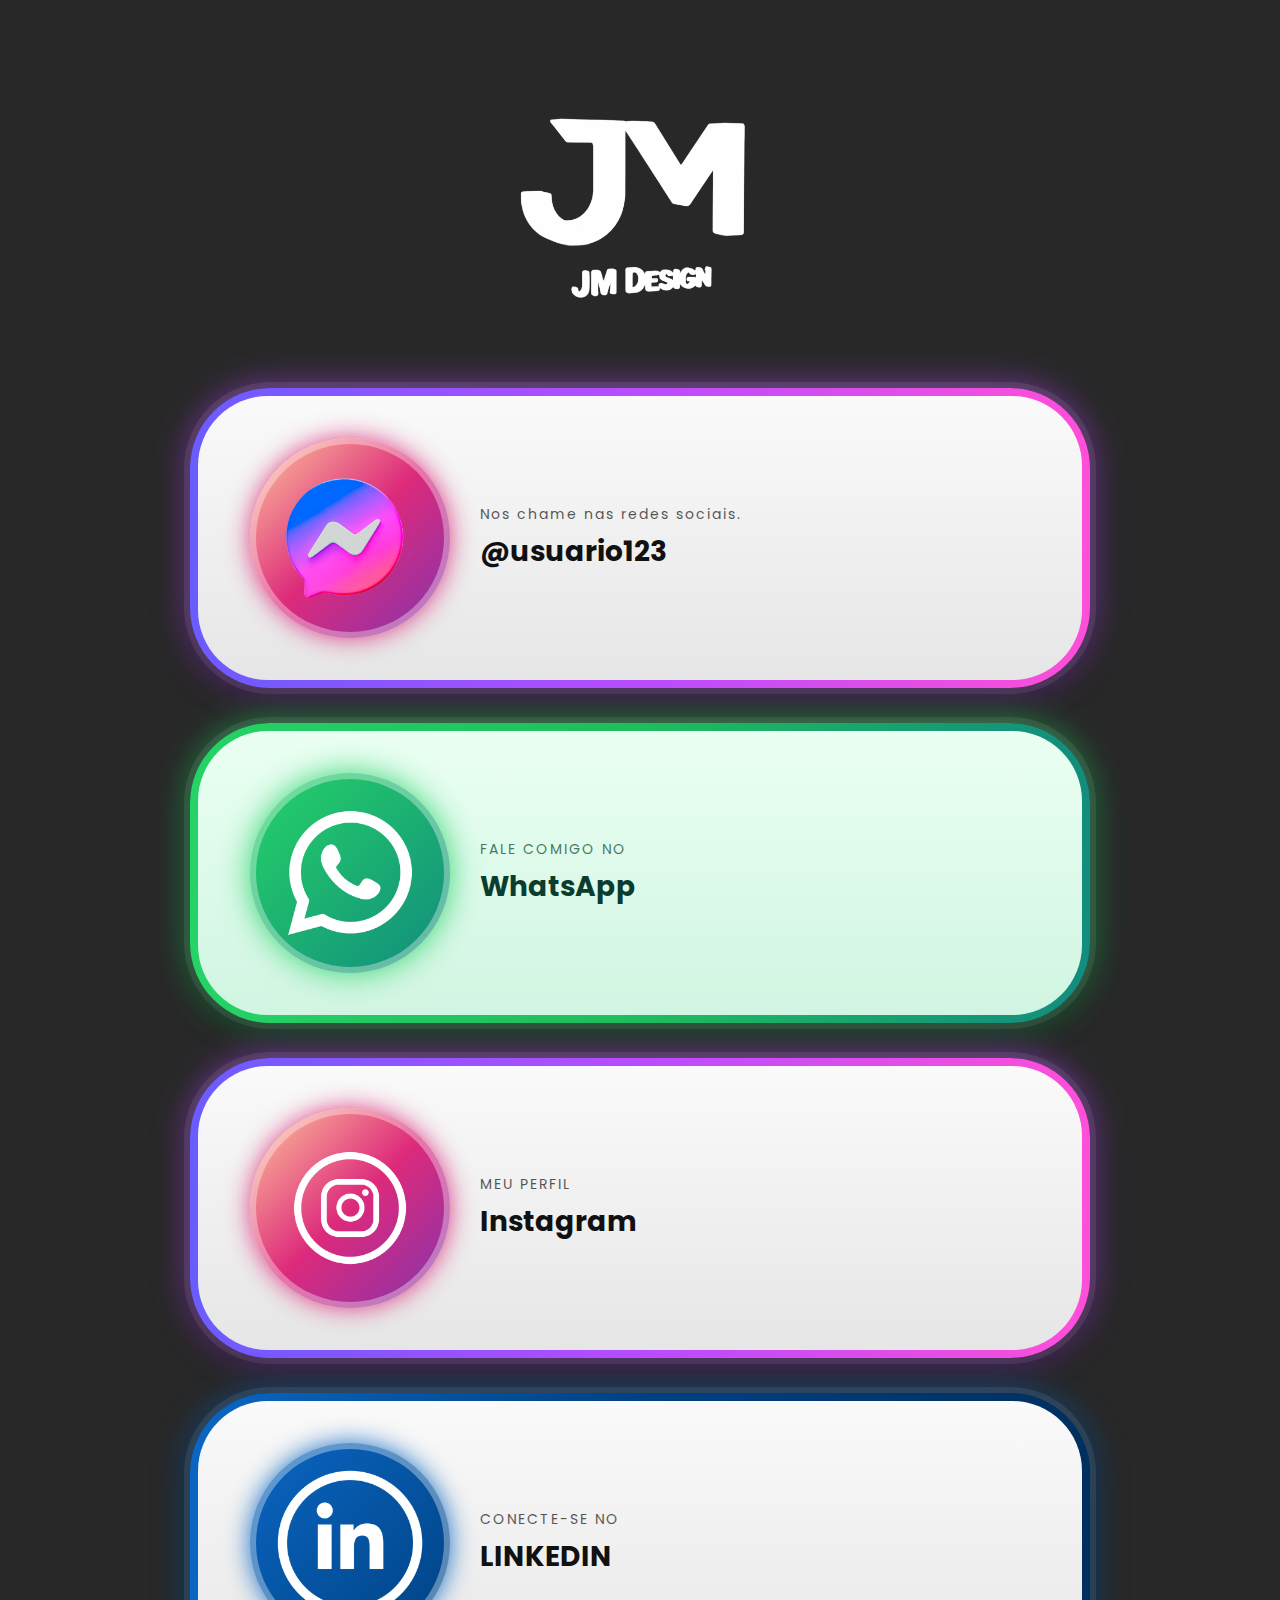
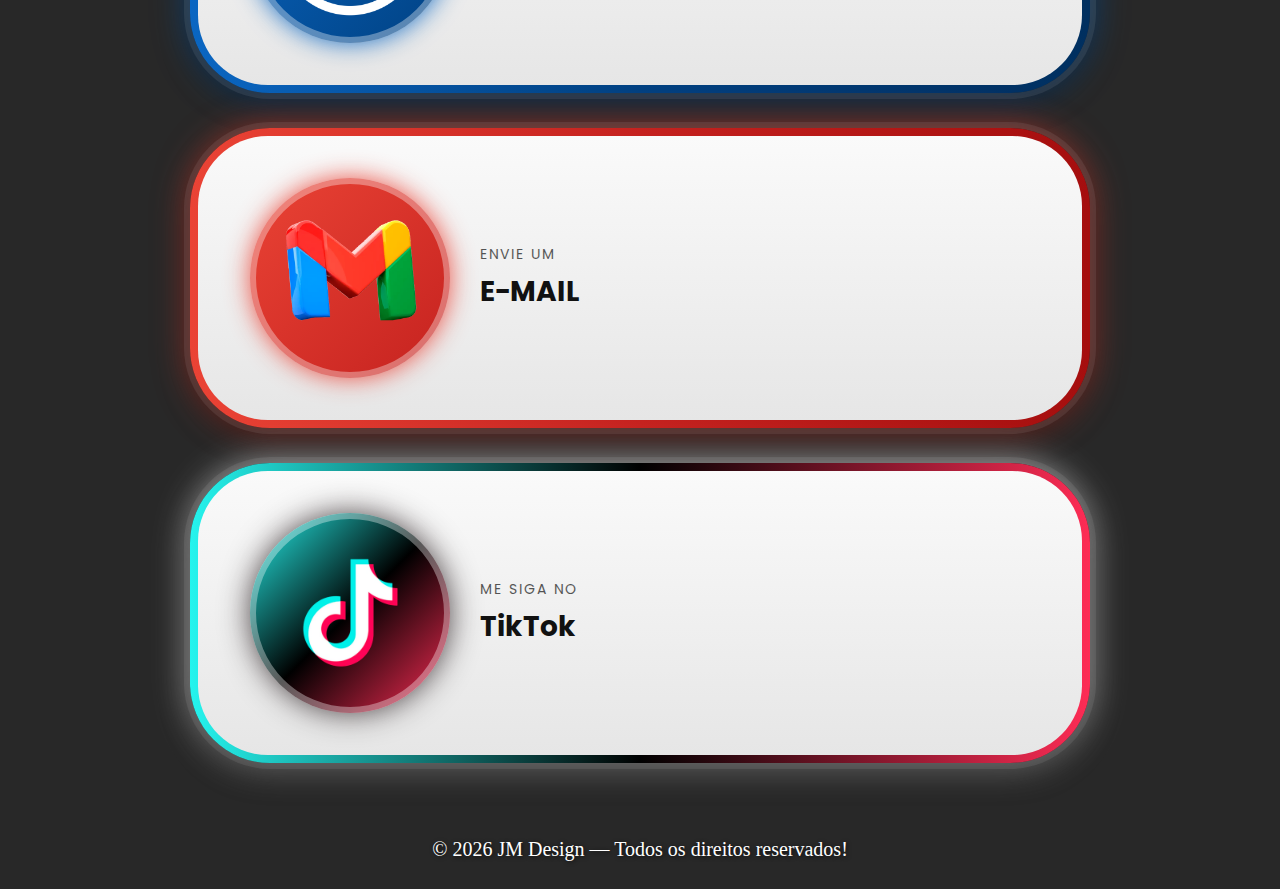
<file: index.html>
<!DOCTYPE html>
<html lang="pt-BR">
<head>
<meta charset="UTF-8">
<meta name="viewport" content="width=device-width, initial-scale=1.0">
<title>Modelo Site Interativo!</title>

<link rel="stylesheet" href="https://cdnjs.cloudflare.com/ajax/libs/font-awesome/6.4.0/css/all.min.css">
<link href="https://fonts.googleapis.com/css2?family=Inter:wght@400;700&family=Poppins:wght@400;700&display=swap" rel="stylesheet">

<!-- CSS externo -->
<link rel="stylesheet" href="style.css">

</head>
<body>



<!-- Conteúdo da página -->
<div class="content">

    <!-- Topo -->
        <div class="topo">
            <img src="img/Logo_JM.png" alt="Logo JM Design" class="logo">
        </div>


    <!-- Links -->
    <div class="links">

        <div class="links">
            <button class=" link-portfolio neon-button">
                <span class="icon-wrapper">
                    <img src="img/icone.png" alt="Ícone" />
                </span>

                <span class="button-text">
                    <small>Nos chame nas redes sociais.</small>
                    <strong>@usuario123</strong>
                </span>
            </button>

            <button class="neon-button whatsapp">
                <div class="icon-wrapper">
                    <img src="img/whatsapp-icon.png" alt="WhatsApp">
                </div>

                <div class="button-text">
                    <small>FALE COMIGO NO</small>
                    <strong>WhatsApp</strong>
                </div>
            </button>

            <button class="neon-button" type="button">
                <!-- ÍCONE -->
                <div class="icon-wrapper">
                    <!-- Troque o src pela imagem do seu ícone -->
                    <img src="img/icone-instagram.png" alt="Instagram">
                </div>

                <!-- TEXTO -->
                <div class="button-text">
                    <small>MEU PERFIL</small>
                    <strong>Instagram</strong>
                </div>

            </button>

            <!-- LINKEDIN -->
            <button class="neon-button linkedin">
                <div class="icon-wrapper">
                    <img src="img/linkedin.png" alt="LinkedIn">
                </div>
                <div class="button-text">
                    <small>CONECTE-SE NO</small>
                    <strong>LINKEDIN</strong>
                </div>
            </button>

            <!-- EMAIL -->
            <button class="neon-button email">
                <div class="icon-wrapper">
                    <img src="img/email.png" alt="Email">
                </div>
                <div class="button-text">
                    <small>ENVIE UM</small>
                    <strong>E-MAIL</strong>
                </div>
            </button>

            <!-- TIKTOK -->
            <button class="neon-button tiktok">
                <div class="icon-wrapper">
                    <img src="img/ttk.png" alt="TikTok">
                </div>

                <div class="button-text">
                    <small>ME SIGA NO</small>
                    <strong>TikTok</strong>
                </div>
            </button>


    </div>

    <footer class="rodape">
        © 2026 JM Design — Todos os direitos reservados!
    </footer>

</div>

</body>
</html>
</file>
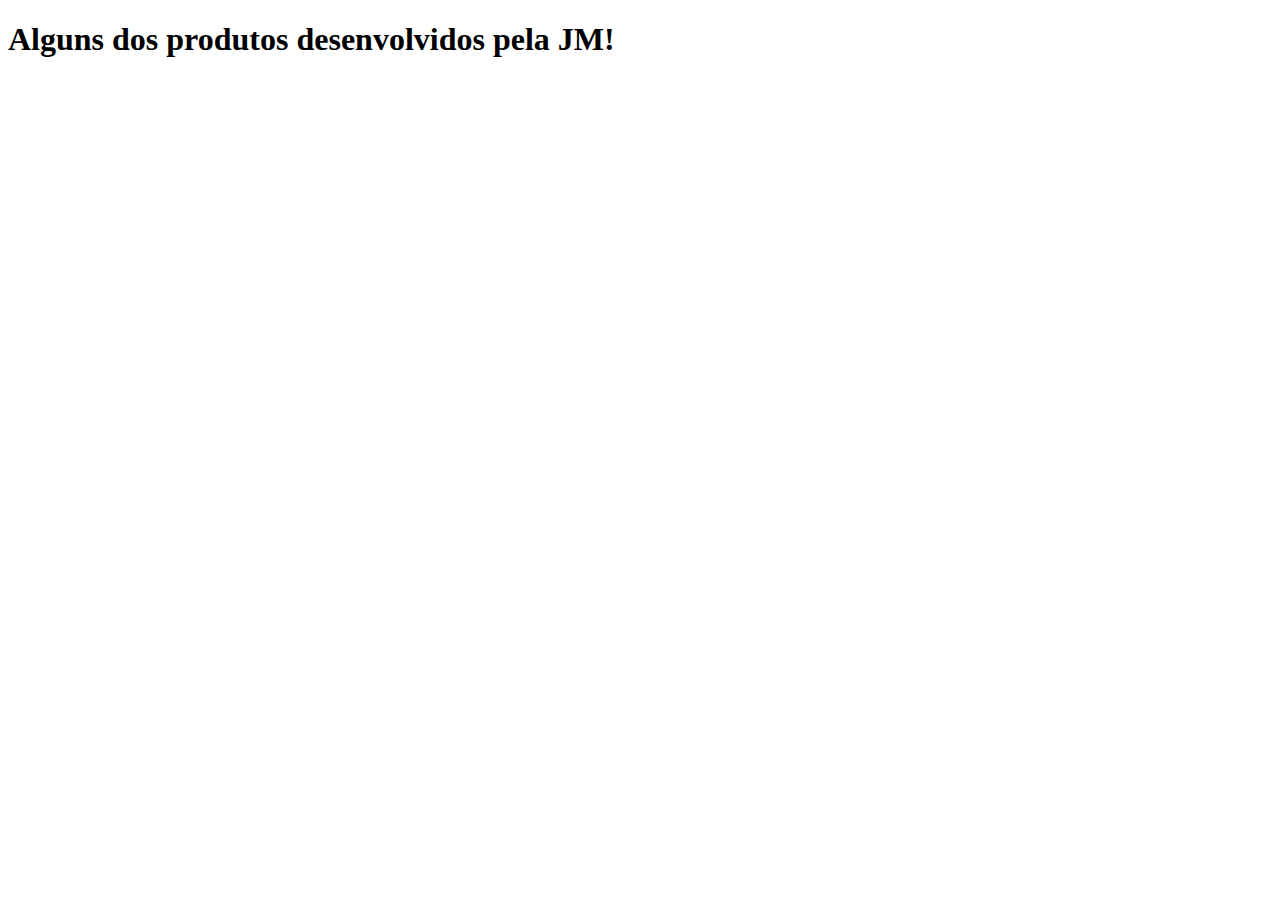
<file: Site JM/portfolio.html>
<!DOCTYPE html>
<html lang="en">
<head>
    <meta charset="UTF-8">
    <meta name="viewport" content="width=device-width, initial-scale=1.0">
    <title>Document</title>
</head>
<body>
    <h1>Alguns dos produtos desenvolvidos pela JM!</h1>
</body>
</html>
</file>
<file: style.css>
body {
    background: #282828;
    color: #111;
    overflow-x: hidden;
}

.topo {
    width: 100%;
    display: flex;
    justify-content: center; 
    align-items: center;     
    padding: 40px 0;
}

.logo {
    max-width: 280px;  
    width: 100%;
    height: auto;
    display: block;
}

.content {
    position: relative;
    z-index: 10;
    display: flex;
    flex-direction: column;
    align-items: center;
    min-height: 100vh;
    padding: 20px;
}

.links {
    width: 100%;
    max-width: 900px;
    display: flex;
    flex-direction: column;
    gap: 35px;
}

.link-item {
    position: relative;
    width: 100%;
    height: 300px; 
    border-radius: 18px;
    overflow: hidden;
    text-decoration: none;
    color: #fff;
    display: flex;
    justify-content: center;
    align-items: center;
    text-align: center;
    padding: 20px;
    font-size: 22px;
    font-weight: 700;
    background-size: cover;
    background-position: center;
    background-repeat: no-repeat;
    box-shadow: 0 4px 12px rgba(0,0,0,0.18);
    transition: transform .25s ease, box-shadow .25s ease;
}

.link-item:hover {
    transform: translateY(-6px);
    box-shadow: 0 12px 24px rgba(0,0,0,0.25);
}

.neon-button {
    position: relative;
    width: 100%;
    max-width: 900px;
    height: 300px;
    border-radius: 80px;
    border: none;
    cursor: pointer;

    display: flex;
    align-items: center;
    justify-content: flex-start;
    gap: 30px;
    padding-left: 60px;
    padding-right: 40px;

    background: linear-gradient(
        90deg,
        #6a5cff,
        #b94cff,
        #ff4fd8
    );

    box-shadow:
        0 0 0 6px rgba(255,255,255,0.08),
        0 10px 30px rgba(0,0,0,0.4),
        0 0 35px rgba(186, 76, 255, 0.7);

    transition: 
        transform 0.3s ease,
        box-shadow 0.3s ease;
}

.neon-button:hover {
    transform: translateY(-6px);
    box-shadow:
        0 0 0 6px rgba(255,255,255,0.12),
        0 18px 45px rgba(0,0,0,0.5),
        0 0 50px rgba(255, 79, 216, 0.9);
}

.neon-button:active {
    transform: translateY(-2px) scale(0.98);
}

.neon-button::before {
    content: "";
    position: absolute;
    inset: 8px;
    border-radius: 70px;
    background: linear-gradient(180deg, #f0f0f0, #dcdcdc);
    z-index: 0;
    transition: background 0.3s ease;
}

.neon-button:hover::before {
    background: linear-gradient(180deg, #ffffff, #eaeaea);
}

.icon-wrapper {
    position: relative;
    z-index: 2;
    width: 200px;
    height: 200px;
    min-width: 200px;
    border-radius: 50%;

    background: linear-gradient(135deg, #4f6bff, #ff4fd8);

    display: flex;
    align-items: center;
    justify-content: center;

    box-shadow:
        inset 0 0 0 6px rgba(255,255,255,0.35),
        0 0 25px rgba(255, 79, 216, 0.9);

    transition:
        transform 0.3s ease,
        box-shadow 0.3s ease;
}

.neon-button:hover .icon-wrapper {
    transform: scale(1.05) rotate(3deg);
    box-shadow:
        inset 0 0 0 6px rgba(255,255,255,0.45),
        0 0 35px rgba(255, 79, 216, 1);
}

.icon-wrapper img {
    width: 150px;
    height: 150px;
    object-fit: contain;
}

.button-text {
    position: relative;
    z-index: 2;
    display: flex;
    flex-direction: column;
    gap: 6px;
    text-align: left;
    color: #111;
    font-family: "Poppins", sans-serif;
    transition: transform 0.3s ease;
}

.neon-button:hover .button-text {
    transform: translateX(6px);
}

.button-text small {
    font-size: 14px;
    letter-spacing: 2px;
    opacity: 0.7;
}

.button-text strong {
    font-size: 28px;
    font-weight: 700;
}

.neon-button.whatsapp {
    background: linear-gradient(
        90deg,
        #25D366,
        #1ebe5d,
        #128C7E
    );

    box-shadow:
        0 0 0 6px rgba(255,255,255,0.08),
        0 10px 30px rgba(0,0,0,0.4),
        0 0 35px rgba(37, 211, 102, 0.7);

    transition: transform 0.3s ease, box-shadow 0.3s ease;
}

.neon-button.whatsapp:hover {
    transform: translateY(-6px);
    box-shadow:
        0 0 0 6px rgba(255,255,255,0.12),
        0 18px 45px rgba(0,0,0,0.5),
        0 0 55px rgba(37, 211, 102, 0.9);
}

.neon-button.whatsapp::before {
    background: linear-gradient(180deg, #eafff2, #d1f5e2);
}

.neon-button.whatsapp .icon-wrapper {
    background: linear-gradient(135deg, #25D366, #128C7E);

    box-shadow:
        inset 0 0 0 6px rgba(255,255,255,0.35),
        0 0 30px rgba(37, 211, 102, 0.9);
}

.neon-button.whatsapp .button-text {
    color: #0f5132;
}

.neon-button.whatsapp .button-text small {
    opacity: 0.75;
}

.neon-button.whatsapp .button-text strong {
    color: #0b3d2e;
}

.neon-button.instagram {
    position: relative;
    width: 100%;
    max-width: 900px;
    height: 300px;
    border-radius: 80px;
    border: none;
    cursor: pointer;

    display: flex;
    align-items: center;
    justify-content: flex-start; 
    gap: 30px;
    padding-left: 60px;
    padding-right: 40px;

    background: linear-gradient(
        90deg,
        #f58529,
        #dd2a7b,
        #8134af,
        #515bd4
    );

    box-shadow:
        0 0 0 6px rgba(255,255,255,0.08),
        0 10px 30px rgba(0,0,0,0.4),
        0 0 35px rgba(221, 42, 123, 0.7);

    transition: transform 0.3s ease, box-shadow 0.3s ease;
}

.neon-button:hover {
    transform: translateY(-6px);
    box-shadow:
        0 0 0 6px rgba(255,255,255,0.12),
        0 18px 45px rgba(0,0,0,0.5),
        0 0 50px rgba(221, 42, 123, 0.9);
}

.neon-button::before {
    content: "";
    position: absolute;
    inset: 8px;
    border-radius: 70px;
    background: linear-gradient(180deg, #fafafa, #e6e6e6);
    z-index: 0;
}

.icon-wrapper {
    position: relative;
    z-index: 2;
    width: 200px;
    height: 200px;
    min-width: 200px;
    border-radius: 50%;

    background: linear-gradient(
        135deg,
        #ffc99c,
        #dd2a7b,
        #8134af
    );

    display: flex;
    align-items: center;
    justify-content: center;

    box-shadow:
        inset 0 0 0 6px rgba(255,255,255,0.35),
        0 0 25px rgba(221, 42, 123, 0.9);
}

.icon-wrapper img {
    width: 150px;
    height: 150px;
    object-fit: contain;
}

.button-text {
    position: relative;
    z-index: 2;
    display: flex;
    flex-direction: column;
    gap: 6px;
    text-align: left;
    color: #111;
    font-family: "Poppins", sans-serif;
}

.button-text small {
    font-size: 14px;
    letter-spacing: 2px;
    opacity: 0.7;
}

.button-text strong {
    font-size: 28px;
    font-weight: 700;
}

.neon-button.email {
    background: linear-gradient(
        90deg,
        #ea4335,
        #c5221f,
        #a50e0e
    );

    box-shadow:
        0 0 0 6px rgba(255,255,255,0.08),
        0 10px 30px rgba(0,0,0,0.4),
        0 0 35px rgba(234, 67, 53, 0.7);
}

.neon-button.email:hover {
    box-shadow:
        0 0 0 6px rgba(255,255,255,0.12),
        0 18px 45px rgba(0,0,0,0.5),
        0 0 50px rgba(234, 67, 53, 0.9);
}

.neon-button.email .icon-wrapper {
    background: linear-gradient(
        135deg,
        #ea4335,
        #c5221f
    );

    box-shadow:
        inset 0 0 0 6px rgba(255,255,255,0.35),
        0 0 25px rgba(234, 67, 53, 0.9);
}

.neon-button.email:hover .icon-wrapper {
    box-shadow:
        inset 0 0 0 6px rgba(255,255,255,0.45),
        0 0 35px rgba(234, 67, 53, 1);
}

.neon-button.linkedin {
    background: linear-gradient(
        90deg,
        #0a66c2,
        #004182,
        #002f5f
    );

    box-shadow:
        0 0 0 6px rgba(255,255,255,0.08),
        0 10px 30px rgba(0,0,0,0.4),
        0 0 35px rgba(10, 102, 194, 0.7);
}

.neon-button.linkedin:hover {
    box-shadow:
        0 0 0 6px rgba(255,255,255,0.12),
        0 18px 45px rgba(0,0,0,0.5),
        0 0 50px rgba(10, 102, 194, 0.9);
}

.neon-button.linkedin .icon-wrapper {
    background: linear-gradient(
        135deg,
        #0a66c2,
        #004182
    );

    box-shadow:
        inset 0 0 0 6px rgba(255,255,255,0.35),
        0 0 25px rgba(10, 102, 194, 0.9);
}

.neon-button.linkedin:hover .icon-wrapper {
    box-shadow:
        inset 0 0 0 6px rgba(255,255,255,0.45),
        0 0 35px rgba(10, 102, 194, 1);
}

.neon-button.tiktok {
    position: relative;
    width: 100%;
    max-width: 900px;
    height: 300px;
    border-radius: 80px;
    border: none;
    cursor: pointer;

    display: flex;
    align-items: center;
    justify-content: flex-start;
    gap: 30px;
    padding-left: 60px;
    padding-right: 40px;

    background: linear-gradient(
        90deg,
        #25F4EE,  /* Azul TikTok */
        #000000,
        #FE2C55   /* Rosa TikTok */
    );

    box-shadow:
        0 0 0 6px rgba(255,255,255,0.08),
        0 10px 30px rgba(0,0,0,0.45),
        0 0 35px rgba(255, 255, 255, 0.7);

    transition: transform 0.3s ease, box-shadow 0.3s ease;
}

.neon-button.tiktok:hover {
    transform: translateY(-6px);
    box-shadow:
        0 0 0 6px rgba(255,255,255,0.12),
        0 18px 45px rgba(0,0,0,0.6),
        0 0 55px rgba(37, 244, 238, 0.9);
}

.neon-button.tiktok::before {
    content: "";
    position: absolute;
    inset: 8px;
    border-radius: 70px;
    background: linear-gradient(180deg, #fafafa, #e6e6e6);
    z-index: 0;
}

.neon-button.tiktok .icon-wrapper {
    position: relative;
    z-index: 2;
    width: 200px;
    height: 200px;
    min-width: 200px;
    border-radius: 50%;

    background: linear-gradient(
        135deg,
        #25F4EE,
        #000000,
        #FE2C55
    );

    display: flex;
    align-items: center;
    justify-content: center;

    box-shadow:
        inset 0 0 0 6px rgba(255,255,255,0.35),
        0 0 30px rgba(56, 48, 50, 0.9);

    transition: transform 0.3s ease, box-shadow 0.3s ease;
}

.neon-button.tiktok:hover .icon-wrapper {
    transform: scale(1.06) rotate(-3deg);
    box-shadow:
        inset 0 0 0 6px rgba(255,255,255,0.45),
        0 0 45px rgba(37, 244, 238, 1);
}

.neon-button.tiktok .icon-wrapper img {
    width: 200px;
    height: 200px;
    object-fit: contain;
}

.neon-button.tiktok .button-text {
    position: relative;
    z-index: 2;
    display: flex;
    flex-direction: column;
    gap: 6px;
    text-align: left;
    color: #111;
    font-family: "Poppins", sans-serif;
    transition: transform 0.3s ease;
}

.neon-button.tiktok:hover .button-text {
    transform: translateX(6px);
}

.neon-button.tiktok .button-text small {
    font-size: 14px;
    letter-spacing: 2px;
    opacity: 0.7;
}

.neon-button.tiktok .button-text strong {
    font-size: 28px;
    font-weight: 700;
}

.overlay {
    position: absolute;
    inset: 0;
    background: linear-gradient(to top, rgba(0,0,0,0.45), rgba(0,0,0,0.15));
}

.link-item.portfolio .overlay {
    background: linear-gradient(to top, rgba(0,0,0,0.55), rgba(0,0,0,0.15));
}

.link-item span {
    position: relative;
    z-index: 2;
    display: flex;
    align-items: center;
    gap: 10px;
    text-shadow: 0 0 12px rgba(0,0,0,0.7);
}

.link-item i {
    font-size: 24px;
}

.link-item:hover {
    transform: translateY(-6px);
    box-shadow: 0 10px 20px rgba(0,0,0,0.25);
    opacity: 0.95;
}

.rodape {
    margin-top: auto;
    font-size: medium;
    padding-top: 40px;
    color: #fff;
    font-size: 20px;
    text-shadow: 1px 1px 4px rgba(0,0,0,0.7);
    text-align: center;
}

@media (max-width: 768px) {

    body {
        overflow-x: hidden;
    }

    .content {
        padding: 15px;
    }

    .links {
        gap: 20px;
    }

    .neon-button,
    .neon-button.whatsapp,
    .neon-button.instagram,
    .neon-button.email,
    .neon-button.linkedin,
    .neon-button.tiktok {
        height: 160px;
        border-radius: 40px;
        padding-left: 20px;
        padding-right: 20px;
        gap: 15px;
    }

    .neon-button::before,
    .neon-button.whatsapp::before,
    .neon-button.instagram::before,
    .neon-button.email::before,
    .neon-button.linkedin::before,
    .neon-button.tiktok::before {
        inset: 6px;
        border-radius: 34px;
    }

    .icon-wrapper,
    .neon-button.whatsapp .icon-wrapper,
    .neon-button.instagram .icon-wrapper,
    .neon-button.email .icon-wrapper,
    .neon-button.linkedin .icon-wrapper,
    .neon-button.tiktok .icon-wrapper {
        width: 90px;
        height: 90px;
        min-width: 90px;
    }

    .icon-wrapper img,
    .neon-button.tiktok .icon-wrapper img {
        width: 60px;
        height: 60px;
    }

    .button-text {
        gap: 4px;
    }

    .button-text small {
        font-size: 15px;
        letter-spacing: 1.5px;
    }

    .button-text strong {
        font-size: 20px;
        line-height: 1.2;
    }

    .neon-button:hover,
    .neon-button.whatsapp:hover,
    .neon-button.instagram:hover,
    .neon-button.email:hover,
    .neon-button.linkedin:hover,
    .neon-button.tiktok:hover {
        transform: translateY(-3px);
    }

    .logo {
        max-width: 200px;
    }

    .rodape {
        font-size: 16px;
        padding-top: 25px;
    }
}


.neon-button.maps {
    background: linear-gradient(
        90deg,
        #2f3f39,
        #3a4f47,
        #26342f
    );

    box-shadow:
        0 0 0 6px rgba(255,255,255,0.08),
        0 10px 30px rgba(0,0,0,0.4),
        0 0 35px rgba(62, 180, 150, 0.55);
}

.neon-button.maps:hover {
    box-shadow:
        0 0 0 6px rgba(255,255,255,0.12),
        0 18px 45px rgba(0,0,0,0.5),
        0 0 50px rgba(62, 180, 150, 0.8);
}

.neon-button.maps .icon-wrapper {
    background: linear-gradient(
        135deg,
        #3eb496,
        #2f8f78
    );

    box-shadow:
        inset 0 0 0 6px rgba(255,255,255,0.35),
        0 0 25px rgba(62, 180, 150, 0.9);
}

.neon-button.maps:hover .icon-wrapper {
    box-shadow:
        inset 0 0 0 6px rgba(255,255,255,0.45),
        0 0 35px rgba(62, 180, 150, 1);
}

.neon-button.maps .icon-wrapper img {
    width: 130px;
    height: 130px;
}

.neon-button.tiktok .button-text {
    position: relative;
    z-index: 2;
    display: flex;
    flex-direction: column;
    gap: 6px;
    text-align: left;
    color: #111;
    font-family: "Poppins", sans-serif;
    transition: transform 0.3s ease;
}

.neon-button.tiktok:hover .button-text {
    transform: translateX(6px);
}

.neon-button.tiktok .button-text small {
    font-size: 14px;
    letter-spacing: 2px;
    opacity: 0.7;
}

.neon-button.tiktok .button-text strong {
    font-size: 28px;
    font-weight: 700;

}
</file>
